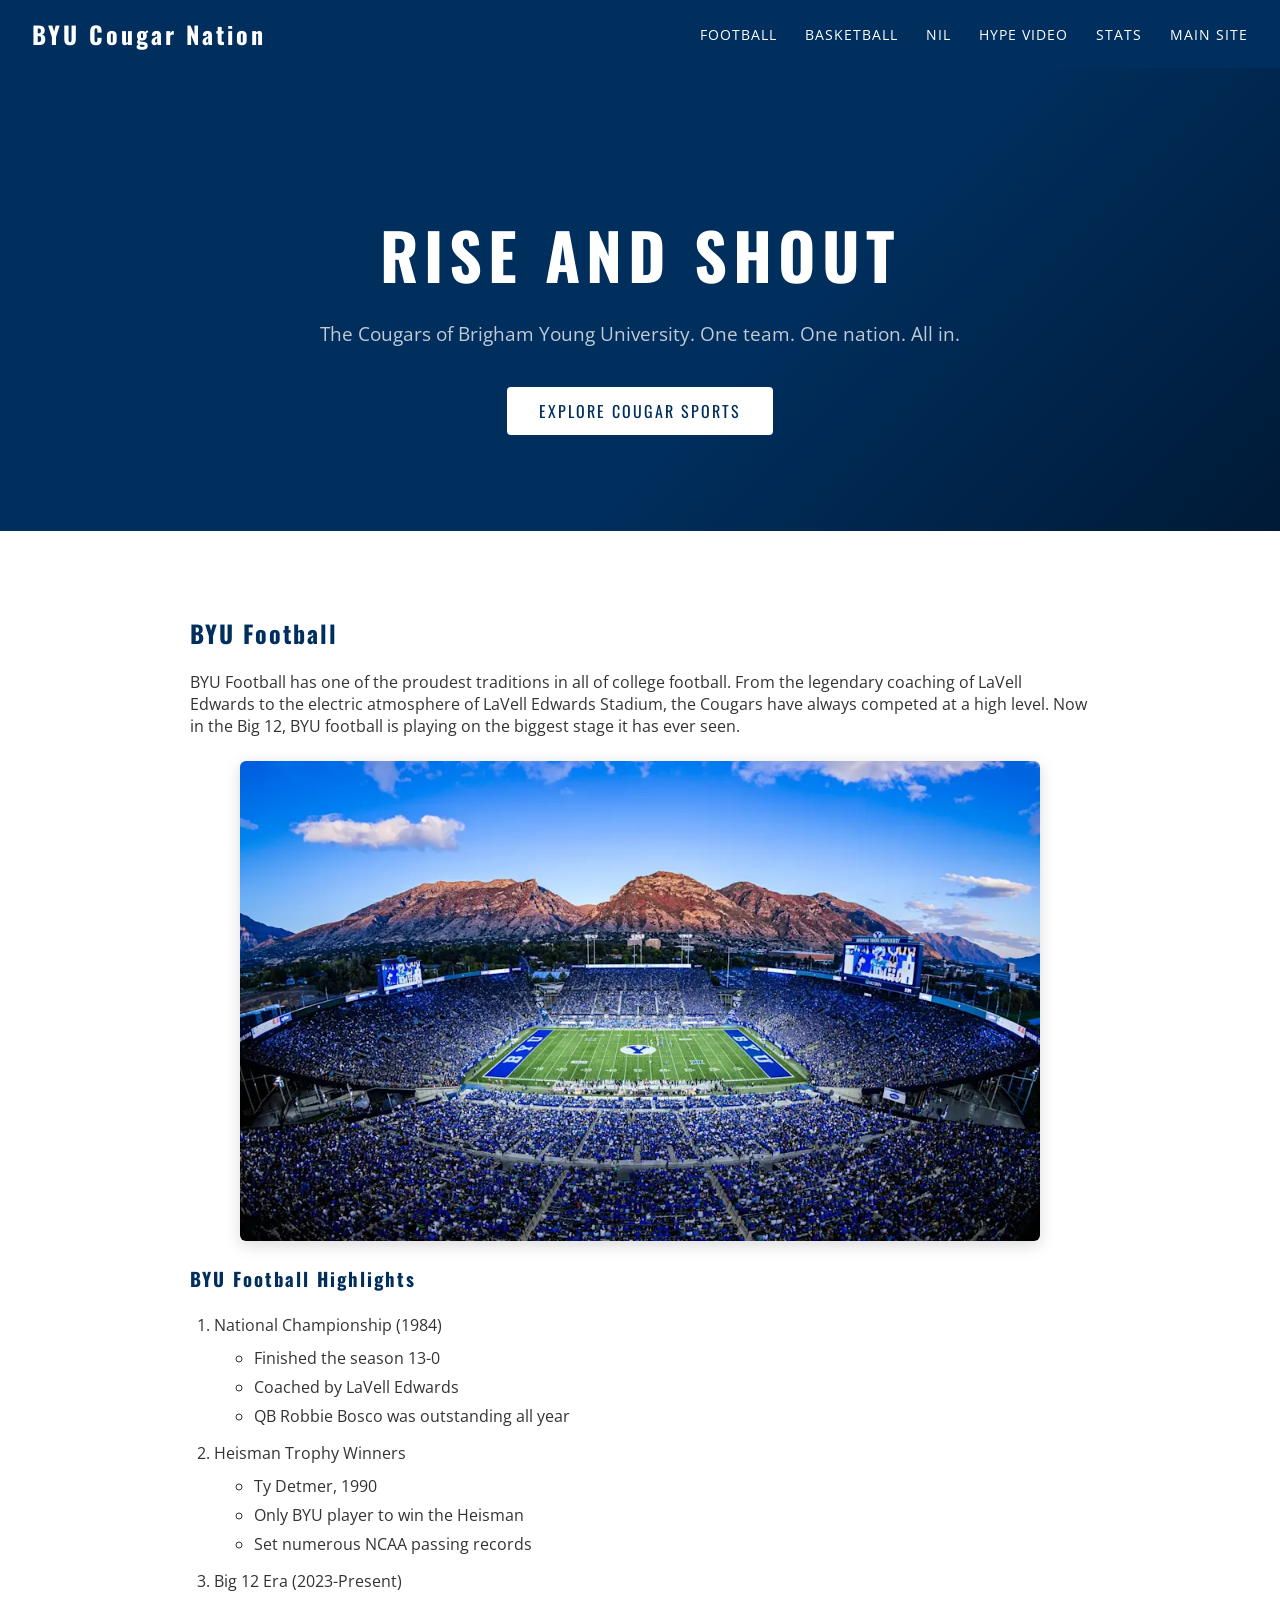
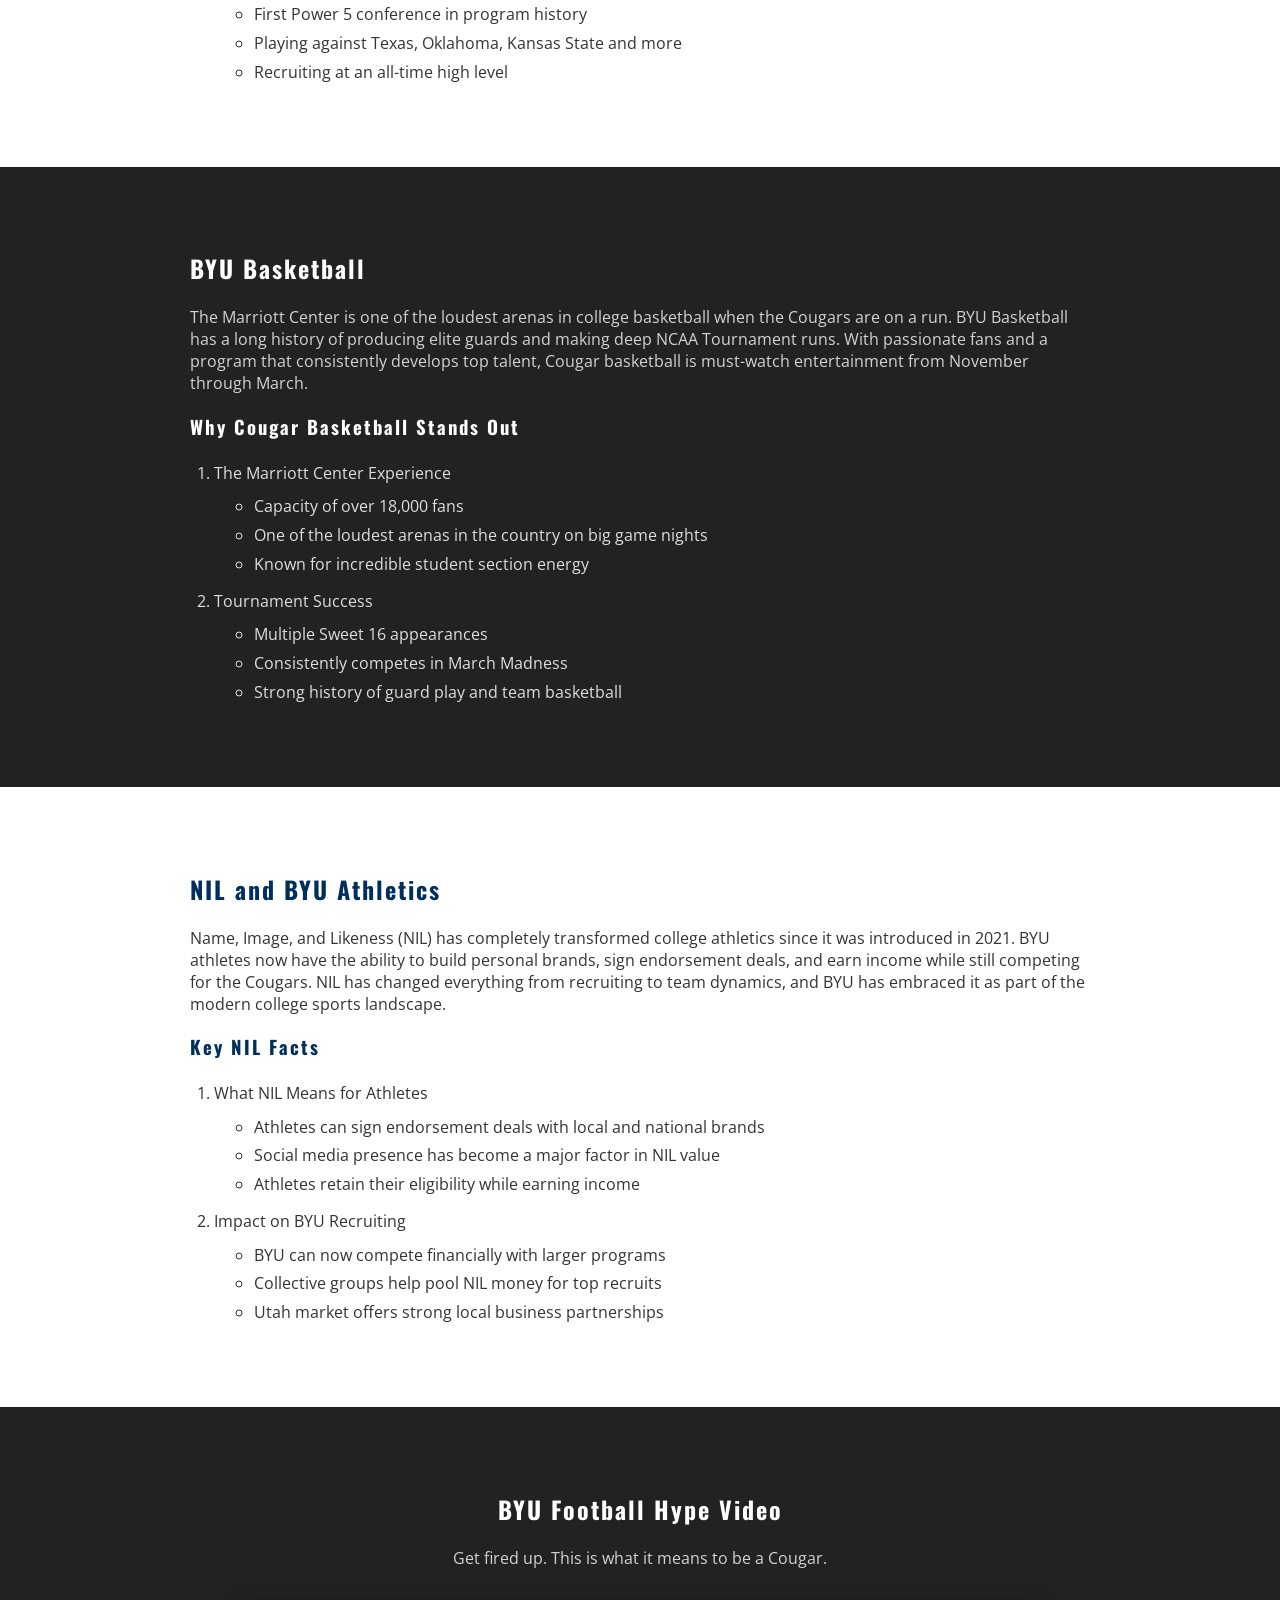
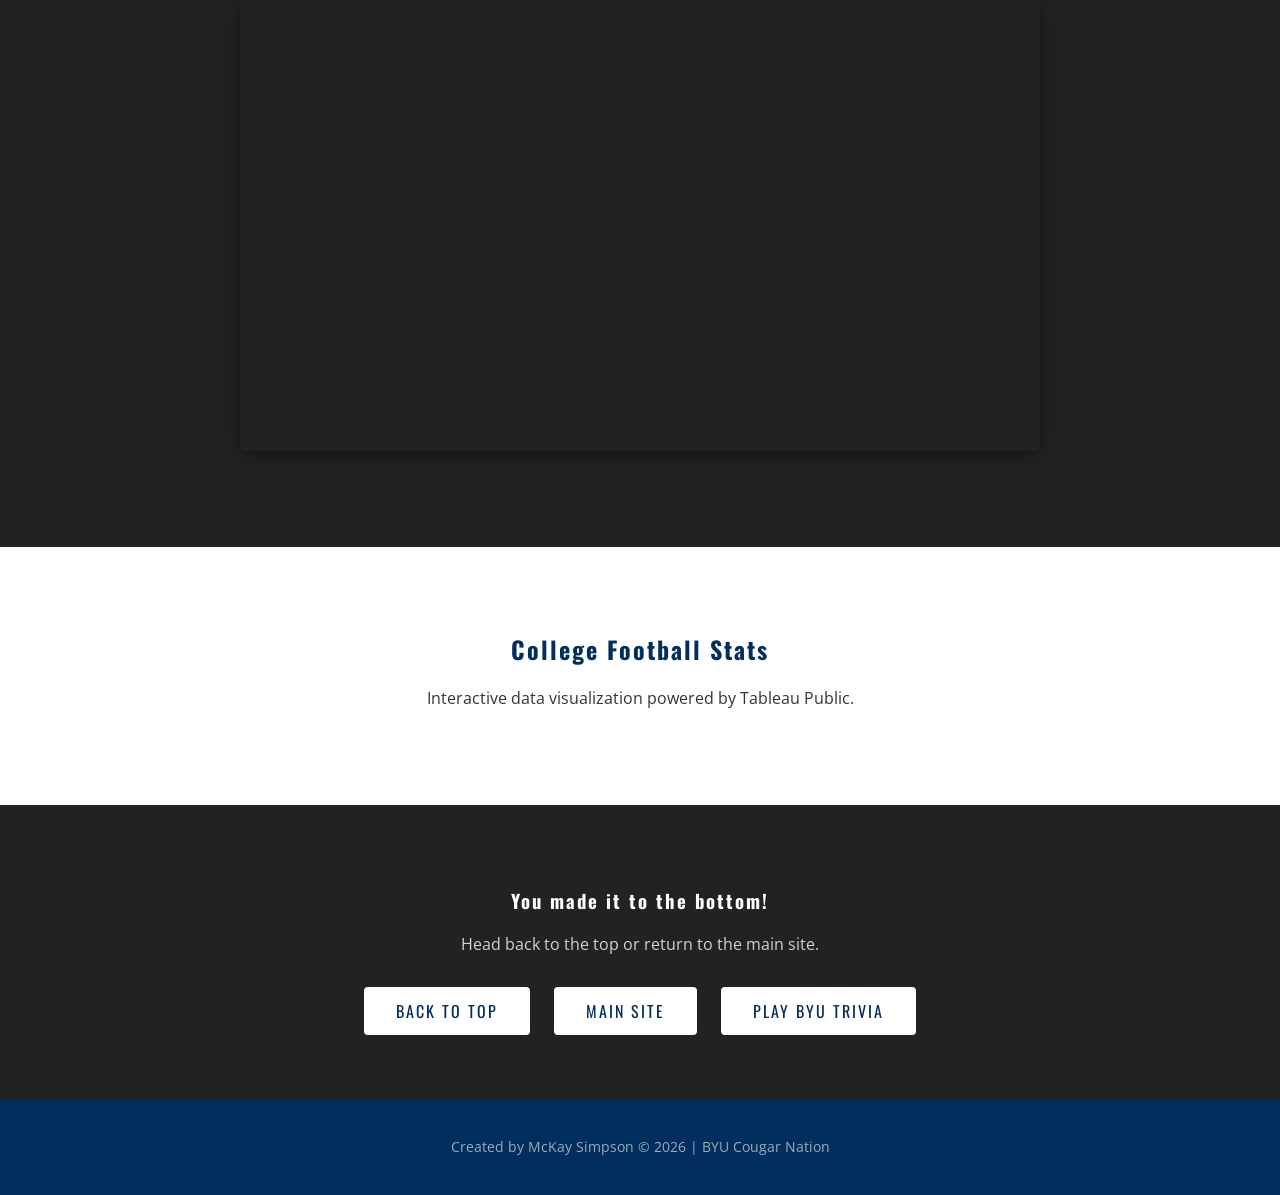
<file: Scratch-Page/byusports.html>
<!DOCTYPE html>
<html lang="en">
<head>
    <meta charset="UTF-8">
    <meta name="viewport" content="width=device-width, initial-scale=1.0">
    <title>BYU Cougar Nation - McKay Simpson</title>
    <link rel="stylesheet" href="scratch.css">
</head>
<body id="top">

    <!-- Navigation Bar -->
    <div class="navbar">
        <h1 class="nav-title">BYU Cougar Nation</h1>
        <div class="nav-links">
            <a href="#football">Football</a>
            <a href="#basketball">Basketball</a>
            <a href="#nil">NIL</a>
            <a href="#video">Hype Video</a>
            <a href="#tableau">Stats</a>
            <a href="../Bootstrap-Page/index.html">Main Site</a>
        </div>
    </div>

    <!-- Hero Section -->
    <div class="hero" id="hero">
        <div class="hero-content">
            <h1>RISE AND SHOUT</h1>
            <p>The Cougars of Brigham Young University. One team. One nation. All in.</p>
            <a href="#football" class="hero-btn">Explore Cougar Sports</a>
        </div>
    </div>

    <!-- Football Section -->
    <div class="section" id="football">
        <div class="section-inner">
            <h2>BYU Football</h2>
            <p>
                BYU Football has one of the proudest traditions in all of college football. From the legendary coaching of LaVell Edwards
                to the electric atmosphere of LaVell Edwards Stadium, the Cougars have always competed at a high level.
                Now in the Big 12, BYU football is playing on the biggest stage it has ever seen.
            </p>

            <img src="stadium.jpg" alt="LaVell Edwards Stadium" class="section-img">

            <h3>BYU Football Highlights</h3>

            <!-- Ordered list with embedded unordered list -->
            <ol class="highlight-list">
                <li>
                    National Championship (1984)
                    <ul>
                        <li>Finished the season 13-0</li>
                        <li>Coached by LaVell Edwards</li>
                        <li>QB Robbie Bosco was outstanding all year</li>
                    </ul>
                </li>
                <li>
                    Heisman Trophy Winners
                    <ul>
                        <li>Ty Detmer, 1990</li>
                        <li>Only BYU player to win the Heisman</li>
                        <li>Set numerous NCAA passing records</li>
                    </ul>
                </li>
                <li>
                    Big 12 Era (2023-Present)
                    <ul>
                        <li>First Power 5 conference in program history</li>
                        <li>Playing against Texas, Oklahoma, Kansas State and more</li>
                        <li>Recruiting at an all-time high level</li>
                    </ul>
                </li>
            </ol>
        </div>
    </div>

    <!-- Basketball Section -->
    <div class="section section-dark" id="basketball">
        <div class="section-inner">
            <h2>BYU Basketball</h2>
            <p>
                The Marriott Center is one of the loudest arenas in college basketball when the Cougars are on a run.
                BYU Basketball has a long history of producing elite guards and making deep NCAA Tournament runs.
                With passionate fans and a program that consistently develops top talent, Cougar basketball
                is must-watch entertainment from November through March.
            </p>

            <h3>Why Cougar Basketball Stands Out</h3>
            <ol class="highlight-list">
                <li>
                    The Marriott Center Experience
                    <ul>
                        <li>Capacity of over 18,000 fans</li>
                        <li>One of the loudest arenas in the country on big game nights</li>
                        <li>Known for incredible student section energy</li>
                    </ul>
                </li>
                <li>
                    Tournament Success
                    <ul>
                        <li>Multiple Sweet 16 appearances</li>
                        <li>Consistently competes in March Madness</li>
                        <li>Strong history of guard play and team basketball</li>
                    </ul>
                </li>
            </ol>
        </div>
    </div>

    <!-- NIL Section -->
    <div class="section" id="nil">
        <div class="section-inner">
            <h2>NIL and BYU Athletics</h2>
            <p>
                Name, Image, and Likeness (NIL) has completely transformed college athletics since it was introduced in 2021.
                BYU athletes now have the ability to build personal brands, sign endorsement deals, and earn income
                while still competing for the Cougars. NIL has changed everything from recruiting to team dynamics,
                and BYU has embraced it as part of the modern college sports landscape.
            </p>
            <h3>Key NIL Facts</h3>
            <ol class="highlight-list">
                <li>
                    What NIL Means for Athletes
                    <ul>
                        <li>Athletes can sign endorsement deals with local and national brands</li>
                        <li>Social media presence has become a major factor in NIL value</li>
                        <li>Athletes retain their eligibility while earning income</li>
                    </ul>
                </li>
                <li>
                    Impact on BYU Recruiting
                    <ul>
                        <li>BYU can now compete financially with larger programs</li>
                        <li>Collective groups help pool NIL money for top recruits</li>
                        <li>Utah market offers strong local business partnerships</li>
                    </ul>
                </li>
            </ol>
        </div>
    </div>

    <!-- YouTube Video Section -->
    <div class="section section-dark" id="video">
        <div class="section-inner text-center">
            <h2>BYU Football Hype Video</h2>
            <p>Get fired up. This is what it means to be a Cougar.</p>
            <div class="video-wrapper">
                <iframe
                    width="800"
                    height="450"
                    src="https://www.youtube.com/embed/MrzP6EGI6hg"
                    title="BYU Football Hype Video"
                    frameborder="0"
                    allow="accelerometer; autoplay; clipboard-write; encrypted-media; gyroscope; picture-in-picture"
                    allowfullscreen>
                </iframe>
            </div>
        </div>
    </div>

    <!-- Tableau Section -->
    <div class="section" id="tableau">
        <div class="section-inner text-center">
            <h2>College Football Stats</h2>
            <p>Interactive data visualization powered by Tableau Public.</p>
            <div class="tableau-wrapper">
             <div class='tableauPlaceholder' id='viz1776399523893' style='position: relative'><noscript><a href='#'><img alt='College Football Map ' src='https:&#47;&#47;public.tableau.com&#47;static&#47;images&#47;6K&#47;6KTPBQJB9&#47;1_rss.png' style='border: none' /></a></noscript><object class='tableauViz'  style='display:none;'><param name='host_url' value='https%3A%2F%2Fpublic.tableau.com%2F' /> <param name='embed_code_version' value='3' /> <param name='path' value='shared&#47;6KTPBQJB9' /> <param name='toolbar' value='yes' /><param name='static_image' value='https:&#47;&#47;public.tableau.com&#47;static&#47;images&#47;6K&#47;6KTPBQJB9&#47;1.png' /> <param name='animate_transition' value='yes' /><param name='display_static_image' value='yes' /><param name='display_spinner' value='yes' /><param name='display_overlay' value='yes' /><param name='display_count' value='yes' /><param name='language' value='en-US' /></object></div>                <script type='text/javascript'>                    var divElement = document.getElementById('viz1776399523893');                    var vizElement = divElement.getElementsByTagName('object')[0];                    if ( divElement.offsetWidth > 800 ) { vizElement.style.width='100%';vizElement.style.height=(divElement.offsetWidth*0.75)+'px';} else if ( divElement.offsetWidth > 500 ) { vizElement.style.width='100%';vizElement.style.height=(divElement.offsetWidth*0.75)+'px';} else { vizElement.style.width='100%';vizElement.style.height=(divElement.offsetWidth*1.77)+'px';}                     var scriptElement = document.createElement('script');                    scriptElement.src = 'https://public.tableau.com/javascripts/api/viz_v1.js';                    vizElement.parentNode.insertBefore(scriptElement, vizElement);                </script>
            </div>
        </div>
    </div>

    <!-- Back to Top Anchor -->
    <div class="section section-dark text-center">
        <div class="section-inner">
            <h3>You made it to the bottom!</h3>
            <p>Head back to the top or return to the main site.</p>
            <div class="bottom-buttons">
                <a href="#top" class="hero-btn">Back to Top</a>
                <a href="../Bootstrap-Page/index.html" class="hero-btn">Main Site</a>
                <a href="../Web-App/trivia.html" class="hero-btn">Play BYU Trivia</a>
            </div>
        </div>
    </div>

    <!-- Footer -->
    <div class="footer">
        <p>Created by McKay Simpson &copy; 2026 | BYU Cougar Nation</p>
    </div>

</body>
</html>
</file>
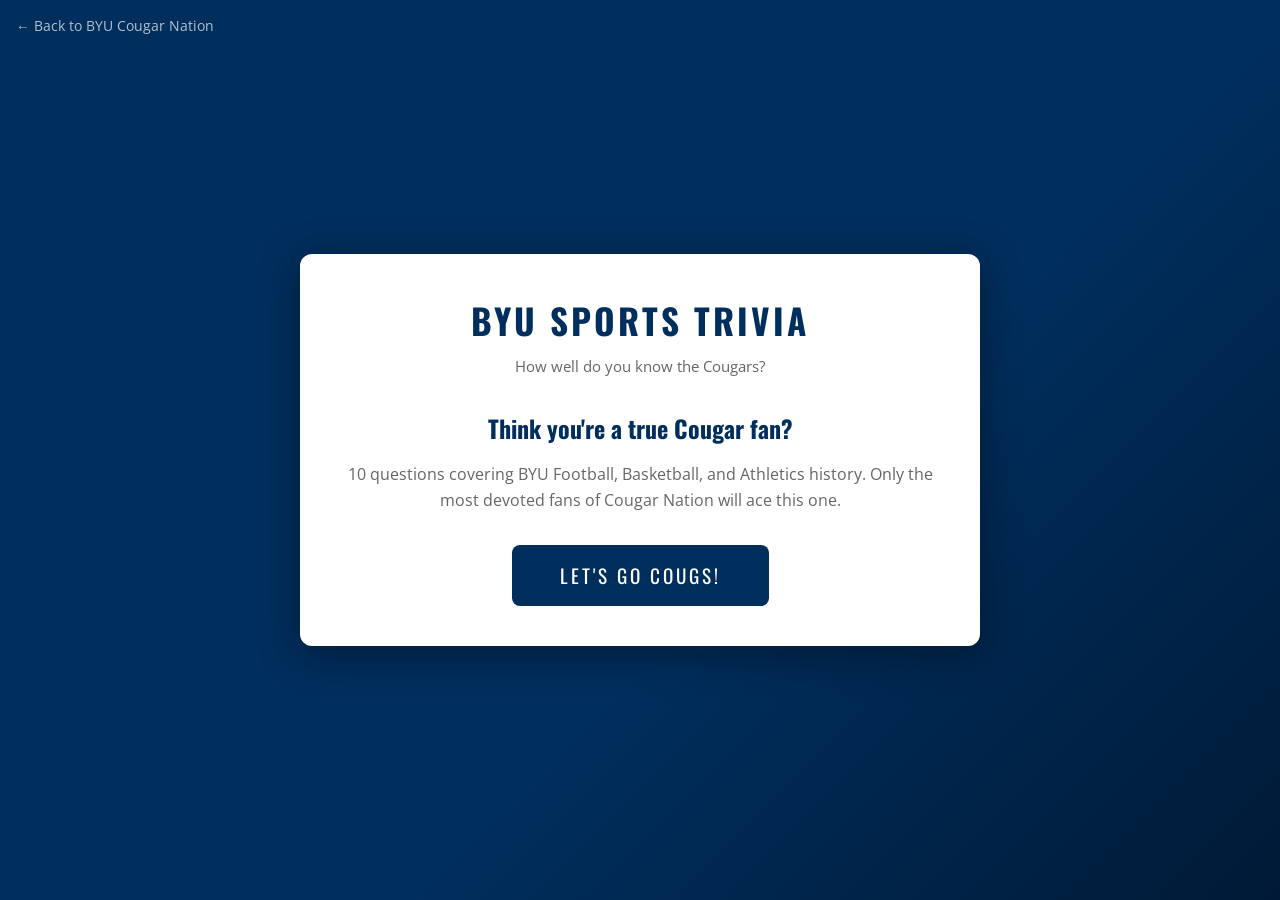
<file: Web-App/trivia.html>
<!DOCTYPE html>
<html lang="en">
<head>
    <meta charset="UTF-8">
    <meta name="viewport" content="width=device-width, initial-scale=1.0">
    <title>BYU Sports Trivia</title>
    <style>
        @import url('https://fonts.googleapis.com/css2?family=Oswald:wght@400;700&family=Open+Sans:wght@400;600&display=swap');

        :root {
            --navy: #002E5D;
            --white: #FFFFFF;
            --light: #f4f4f4;
            --accent: #4a90d9;
            --green: #28a745;
            --red: #dc3545;
        }

        * { box-sizing: border-box; margin: 0; padding: 0; }

        body {
            font-family: 'Open Sans', sans-serif;
            background-color: var(--navy);
            background-image: linear-gradient(135deg, #002E5D 60%, #001a36 100%);
            min-height: 100vh;
            display: flex;
            flex-direction: column;
            align-items: center;
            justify-content: center;
            padding: 2rem;
        }

        .back-link {
            position: fixed;
            top: 1rem;
            left: 1rem;
            color: rgba(255,255,255,0.7);
            font-size: 0.85rem;
            text-decoration: none;
            font-family: 'Open Sans', sans-serif;
        }

        .back-link:hover { color: white; }

        .game-container {
            background: white;
            border-radius: 12px;
            padding: 2.5rem;
            max-width: 680px;
            width: 100%;
            box-shadow: 0 8px 40px rgba(0,0,0,0.4);
        }

        .header {
            text-align: center;
            margin-bottom: 2rem;
        }

        .header h1 {
            font-family: 'Oswald', sans-serif;
            color: var(--navy);
            font-size: 2.2rem;
            letter-spacing: 3px;
            text-transform: uppercase;
        }

        .header p {
            color: #666;
            margin-top: 0.5rem;
            font-size: 0.95rem;
        }

        .progress-bar-container {
            background: #e9ecef;
            border-radius: 10px;
            height: 10px;
            margin-bottom: 1.5rem;
            overflow: hidden;
        }

        .progress-bar {
            background: var(--navy);
            height: 100%;
            border-radius: 10px;
            transition: width 0.4s ease;
        }

        .score-display {
            text-align: center;
            font-family: 'Oswald', sans-serif;
            color: var(--navy);
            font-size: 1rem;
            letter-spacing: 1px;
            margin-bottom: 1.5rem;
        }

        .question-number {
            font-size: 0.85rem;
            color: #888;
            text-transform: uppercase;
            letter-spacing: 1px;
            margin-bottom: 0.5rem;
        }

        .question-text {
            font-family: 'Oswald', sans-serif;
            font-size: 1.4rem;
            color: var(--navy);
            margin-bottom: 1.5rem;
            line-height: 1.4;
        }

        .options {
            display: flex;
            flex-direction: column;
            gap: 0.75rem;
            margin-bottom: 1.5rem;
        }

        .option-btn {
            background: var(--light);
            border: 2px solid #dee2e6;
            border-radius: 8px;
            padding: 0.9rem 1.2rem;
            font-family: 'Open Sans', sans-serif;
            font-size: 1rem;
            color: #333;
            cursor: pointer;
            text-align: left;
            transition: all 0.2s;
        }

        .option-btn:hover:not(:disabled) {
            border-color: var(--navy);
            background: #e8edf5;
        }

        .option-btn.correct {
            background: #d4edda;
            border-color: var(--green);
            color: #155724;
        }

        .option-btn.incorrect {
            background: #f8d7da;
            border-color: var(--red);
            color: #721c24;
        }

        .option-btn.reveal {
            background: #d4edda;
            border-color: var(--green);
            color: #155724;
        }

        .option-btn:disabled {
            cursor: default;
        }

        .feedback {
            text-align: center;
            font-size: 1rem;
            font-weight: 600;
            min-height: 1.5rem;
            margin-bottom: 1rem;
            color: var(--navy);
        }

        .next-btn {
            display: block;
            width: 100%;
            background: var(--navy);
            color: white;
            border: none;
            border-radius: 8px;
            padding: 0.9rem;
            font-family: 'Oswald', sans-serif;
            font-size: 1.1rem;
            letter-spacing: 2px;
            text-transform: uppercase;
            cursor: pointer;
            transition: background 0.2s;
        }

        .next-btn:hover { background: #001a36; }
        .next-btn:disabled { background: #ccc; cursor: default; }

        /* Results Screen */
        .results {
            text-align: center;
            display: none;
        }

        .results h2 {
            font-family: 'Oswald', sans-serif;
            color: var(--navy);
            font-size: 2rem;
            letter-spacing: 3px;
            margin-bottom: 0.5rem;
        }

        .final-score {
            font-size: 3.5rem;
            font-family: 'Oswald', sans-serif;
            color: var(--navy);
            margin: 1rem 0;
        }

        .result-message {
            font-size: 1.1rem;
            color: #555;
            margin-bottom: 2rem;
        }

        .play-again-btn {
            background: var(--navy);
            color: white;
            border: none;
            border-radius: 8px;
            padding: 0.9rem 2.5rem;
            font-family: 'Oswald', sans-serif;
            font-size: 1.1rem;
            letter-spacing: 2px;
            text-transform: uppercase;
            cursor: pointer;
            transition: background 0.2s;
        }

        .play-again-btn:hover { background: #001a36; }

        /* Start Screen */
        .start-screen {
            text-align: center;
        }

        .start-screen h2 {
            font-family: 'Oswald', sans-serif;
            color: var(--navy);
            font-size: 1.5rem;
            margin-bottom: 1rem;
        }

        .start-screen p {
            color: #666;
            margin-bottom: 2rem;
            line-height: 1.6;
        }

        .start-btn {
            background: var(--navy);
            color: white;
            border: none;
            border-radius: 8px;
            padding: 1rem 3rem;
            font-family: 'Oswald', sans-serif;
            font-size: 1.2rem;
            letter-spacing: 3px;
            text-transform: uppercase;
            cursor: pointer;
            transition: background 0.2s;
        }

        .start-btn:hover { background: #001a36; }

        .hidden { display: none; }
    </style>
</head>
<body>

    <a href="../Scratch-Page/byusports.html" class="back-link">← Back to BYU Cougar Nation</a>

    <div class="game-container">

        <!-- Start Screen -->
        <div class="start-screen" id="startScreen">
            <div class="header">
                <h1>BYU Sports Trivia</h1>
                <p>How well do you know the Cougars?</p>
            </div>
            <h2>Think you're a true Cougar fan?</h2>
            <p>10 questions covering BYU Football, Basketball, and Athletics history. Only the most devoted fans of Cougar Nation will ace this one.</p>
            <button class="start-btn" onclick="startGame()">Let's Go Cougs!</button>
        </div>

        <!-- Quiz Screen -->
        <div id="quizScreen" class="hidden">
            <div class="progress-bar-container">
                <div class="progress-bar" id="progressBar"></div>
            </div>
            <div class="score-display" id="scoreDisplay">Score: 0</div>
            <div class="question-number" id="questionNumber">Question 1 of 10</div>
            <div class="question-text" id="questionText"></div>
            <div class="options" id="optionsContainer"></div>
            <div class="feedback" id="feedback"></div>
            <button class="next-btn" id="nextBtn" onclick="nextQuestion()" disabled>Next Question</button>
        </div>

        <!-- Results Screen -->
        <div class="results" id="resultsScreen">
            <h2>Final Score</h2>
            <div class="final-score" id="finalScore"></div>
            <div class="result-message" id="resultMessage"></div>
            <button class="play-again-btn" onclick="resetGame()">Play Again</button>
        </div>

    </div>

    <script>
        const questions = [
            {
                question: "What year did BYU win the National Championship in football?",
                options: ["1980", "1984", "1989", "1993"],
                answer: 1,
                explanation: "BYU won the National Championship in 1984, finishing 13-0 under coach LaVell Edwards!"
            },
            {
                question: "Which BYU quarterback won the Heisman Trophy in 1990?",
                options: ["Jim McMahon", "Steve Young", "Ty Detmer", "Robbie Bosco"],
                answer: 2,
                explanation: "Ty Detmer won the Heisman Trophy in 1990 and set numerous NCAA passing records!"
            },
            {
                question: "What is the name of BYU's football stadium?",
                options: ["Cougar Stadium", "Provo Field", "LaVell Edwards Stadium", "BYU Memorial Stadium"],
                answer: 2,
                explanation: "LaVell Edwards Stadium is named after BYU's legendary coach who led the Cougars for 29 seasons!"
            },
            {
                question: "Which Power 5 conference did BYU join in 2023?",
                options: ["SEC", "Big Ten", "Pac-12", "Big 12"],
                answer: 3,
                explanation: "BYU joined the Big 12 Conference in 2023, their first Power 5 conference in program history!"
            },
            {
                question: "What is the name of BYU's basketball arena?",
                options: ["Cougar Center", "Marriott Center", "Smith Fieldhouse", "BYU Arena"],
                answer: 1,
                explanation: "The Marriott Center holds over 18,000 fans and is one of the loudest arenas in college basketball!"
            },
            {
                question: "What are BYU's official school colors?",
                options: ["Blue and Gold", "Navy and White", "Royal Blue and White", "Blue and Silver"],
                answer: 1,
                explanation: "BYU's official colors are Navy Blue and White, worn proudly by Cougar athletes across all sports!"
            },
            {
                question: "What is the name of BYU's athletic mascot?",
                options: ["Cosmo the Cougar", "Spike the Cougar", "Blaze", "Y the Cougar"],
                answer: 0,
                explanation: "Cosmo the Cougar is BYU's beloved mascot and one of the most recognizable in college sports!"
            },
            {
                question: "Which legendary coach led BYU football to its National Championship?",
                options: ["Bronco Mendenhall", "Kalani Sitake", "LaVell Edwards", "Gary Crowton"],
                answer: 2,
                explanation: "LaVell Edwards coached BYU for 29 seasons and is considered one of the greatest coaches in college football history!"
            },
            {
                question: "What does NIL stand for in college athletics?",
                options: ["National Intercollegiate League", "Name, Image, and Likeness", "New Incentive League", "National Independent League"],
                answer: 1,
                explanation: "NIL stands for Name, Image, and Likeness -- it allows college athletes to earn money from endorsements!"
            },
            {
                question: "Where is BYU located?",
                options: ["Salt Lake City, Utah", "Ogden, Utah", "Provo, Utah", "Logan, Utah"],
                answer: 2,
                explanation: "Brigham Young University is located in Provo, Utah, home of the Cougars!"
            }
        ];

        let currentQuestion = 0;
        let score = 0;
        let answered = false;

        function startGame() {
            document.getElementById('startScreen').classList.add('hidden');
            document.getElementById('quizScreen').classList.remove('hidden');
            loadQuestion();
        }

        function loadQuestion() {
            const q = questions[currentQuestion];
            answered = false;

            document.getElementById('questionNumber').textContent = `Question ${currentQuestion + 1} of ${questions.length}`;
            document.getElementById('questionText').textContent = q.question;
            document.getElementById('feedback').textContent = '';
            document.getElementById('nextBtn').disabled = true;

            const progress = ((currentQuestion) / questions.length) * 100;
            document.getElementById('progressBar').style.width = progress + '%';

            const container = document.getElementById('optionsContainer');
            container.innerHTML = '';
            q.options.forEach((option, index) => {
                const btn = document.createElement('button');
                btn.className = 'option-btn';
                btn.textContent = option;
                btn.onclick = () => selectAnswer(index);
                container.appendChild(btn);
            });

            if (currentQuestion === questions.length - 1) {
                document.getElementById('nextBtn').textContent = 'See Results';
            } else {
                document.getElementById('nextBtn').textContent = 'Next Question';
            }
        }

        function selectAnswer(selectedIndex) {
            if (answered) return;
            answered = true;

            const q = questions[currentQuestion];
            const buttons = document.querySelectorAll('.option-btn');

            buttons.forEach(btn => btn.disabled = true);

            if (selectedIndex === q.answer) {
                score++;
                buttons[selectedIndex].classList.add('correct');
                document.getElementById('feedback').textContent = '✓ Correct! ' + q.explanation;
                document.getElementById('feedback').style.color = '#155724';
            } else {
                buttons[selectedIndex].classList.add('incorrect');
                buttons[q.answer].classList.add('reveal');
                document.getElementById('feedback').textContent = '✗ Not quite. ' + q.explanation;
                document.getElementById('feedback').style.color = '#721c24';
            }

            document.getElementById('scoreDisplay').textContent = `Score: ${score}`;
            document.getElementById('nextBtn').disabled = false;
        }

        function nextQuestion() {
            currentQuestion++;
            if (currentQuestion >= questions.length) {
                showResults();
            } else {
                loadQuestion();
            }
        }

        function showResults() {
            document.getElementById('quizScreen').classList.add('hidden');
            document.getElementById('resultsScreen').style.display = 'block';

            document.getElementById('finalScore').textContent = `${score} / ${questions.length}`;

            let message = '';
            if (score === 10) {
                message = "Perfect score! You are the ultimate Cougar fan. Rise and Shout!";
            } else if (score >= 8) {
                message = "Excellent! You really know your BYU sports history. Cougar Nation is proud!";
            } else if (score >= 6) {
                message = "Not bad! You know your stuff, but there's still more Cougar history to learn!";
            } else if (score >= 4) {
                message = "Keep studying! A true Cougar fan knows their history inside and out.";
            } else {
                message = "Time to brush up on your BYU sports knowledge. Go Cougs!";
            }

            document.getElementById('resultMessage').textContent = message;
            document.getElementById('progressBar').style.width = '100%';
        }

        function resetGame() {
            currentQuestion = 0;
            score = 0;
            answered = false;
            document.getElementById('resultsScreen').style.display = 'none';
            document.getElementById('quizScreen').classList.remove('hidden');
            document.getElementById('scoreDisplay').textContent = 'Score: 0';
            loadQuestion();
        }
    </script>

</body>
</html>
</file>
<file: Scratch-Page/scratch.css>
/* ================================
   BYU Cougar Nation - Scratch CSS
   Created by McKay Simpson
   ================================ */

/* Font import */
@import url('https://fonts.googleapis.com/css2?family=Oswald:wght@400;700&family=Open+Sans:wght@400;600&display=swap');

/* Root variables */
:root {
    --byu-navy: #002E5D;
    --byu-white: #FFFFFF;
    --byu-light-gray: #f4f4f4;
    --byu-dark-gray: #222222;
    --accent: #4a90d9;
}

/* ---- Base Styles ---- */
body {
    font-family: 'Open Sans', sans-serif;
    font-size: 16px;
    color: #333;
    margin: 0;
    padding: 0;
    background-color: var(--byu-light-gray);
}

h1, h2, h3 {
    font-family: 'Oswald', sans-serif;
    color: var(--byu-navy);
    letter-spacing: 2px;
}

a {
    color: var(--accent);
    text-decoration: none;
}

a:hover {
    text-decoration: underline;
    color: var(--byu-navy);
}

/* ---- Navbar ---- */
.navbar {
    background-color: var(--byu-navy);
    display: flex;
    justify-content: space-between;
    align-items: center;
    padding: 1rem 2rem;
    position: sticky;
    top: 0;
    z-index: 100;
}

.nav-title {
    color: var(--byu-white);
    font-family: 'Oswald', sans-serif;
    font-size: 1.5rem;
    margin: 0;
    letter-spacing: 3px;
}

.nav-links a {
    color: var(--byu-white);
    margin-left: 1.5rem;
    font-family: 'Open Sans', sans-serif;
    font-size: 0.9rem;
    text-transform: uppercase;
    letter-spacing: 1px;
}

.nav-links a:hover {
    color: var(--accent);
    text-decoration: none;
}

/* ---- Hero Section ---- */
.hero {
    background-color: var(--byu-navy);
    background-image: linear-gradient(135deg, #002E5D 60%, #001a36 100%);
    color: var(--byu-white);
    text-align: center;
    padding: 6rem 2rem;
}

.hero h1 {
    font-family: 'Oswald', sans-serif;
    font-size: 4rem;
    color: var(--byu-white);
    letter-spacing: 6px;
    margin-bottom: 1rem;
}

.hero p {
    font-size: 1.2rem;
    color: rgba(255,255,255,0.75);
    margin-bottom: 2rem;
}

.hero-btn {
    background-color: var(--byu-white);
    color: var(--byu-navy);
    font-family: 'Oswald', sans-serif;
    font-size: 1rem;
    letter-spacing: 2px;
    text-transform: uppercase;
    padding: 0.75rem 2rem;
    border-radius: 4px;
    text-decoration: none;
    display: inline-block;
    margin-top: 0.5rem;
    transition: background-color 0.2s;
}

.hero-btn:hover {
    background-color: var(--accent);
    color: var(--byu-white);
    text-decoration: none;
}

/* ---- Sections ---- */
.section {
    padding: 4rem 2rem;
    background-color: var(--byu-white);
}

.section-dark {
    background-color: var(--byu-dark-gray);
    color: var(--byu-white);
}

.section-dark h2,
.section-dark h3 {
    color: var(--byu-white);
}

.section-dark p {
    color: rgba(255,255,255,0.8);
}

.section-inner {
    max-width: 900px;
    margin: 0 auto;
}

.text-center {
    text-align: center;
}

/* ---- Images ---- */
.section-img {
    width: 100%;
    max-width: 800px;
    display: block;
    margin: 1.5rem auto;
    border-radius: 6px;
    box-shadow: 0 4px 16px rgba(0,0,0,0.15);
}

/* ---- Lists ---- */
.highlight-list {
    font-family: 'Open Sans', sans-serif;
    font-size: 1rem;
    line-height: 1.8;
    color: #333;
    padding-left: 1.5rem;
}

.section-dark .highlight-list {
    color: rgba(255,255,255,0.85);
}

.highlight-list ul {
    margin-top: 0.3rem;
    margin-bottom: 0.5rem;
}

/* ---- Video ---- */
.video-wrapper {
    display: flex;
    justify-content: center;
    margin: 2rem 0;
}

.video-wrapper iframe {
    max-width: 100%;
    border-radius: 6px;
    box-shadow: 0 4px 20px rgba(0,0,0,0.4);
}

/* ---- Tableau ---- */
.tableau-wrapper {
    margin: 2rem auto;
    max-width: 900px;
}

.tableau-note {
    font-size: 0.85rem;
    color: #888;
    margin-top: 0.5rem;
}

/* ---- Footer ---- */
.footer {
    background-color: var(--byu-navy);
    color: rgba(255,255,255,0.6);
    text-align: center;
    padding: 1.5rem;
    font-family: 'Open Sans', sans-serif;
    font-size: 0.9rem;
}

/* Bottom buttons */
.bottom-buttons {
    display: flex;
    justify-content: center;
    gap: 1.5rem;
    flex-wrap: wrap;
    margin-top: 1.5rem;
}
</file>
